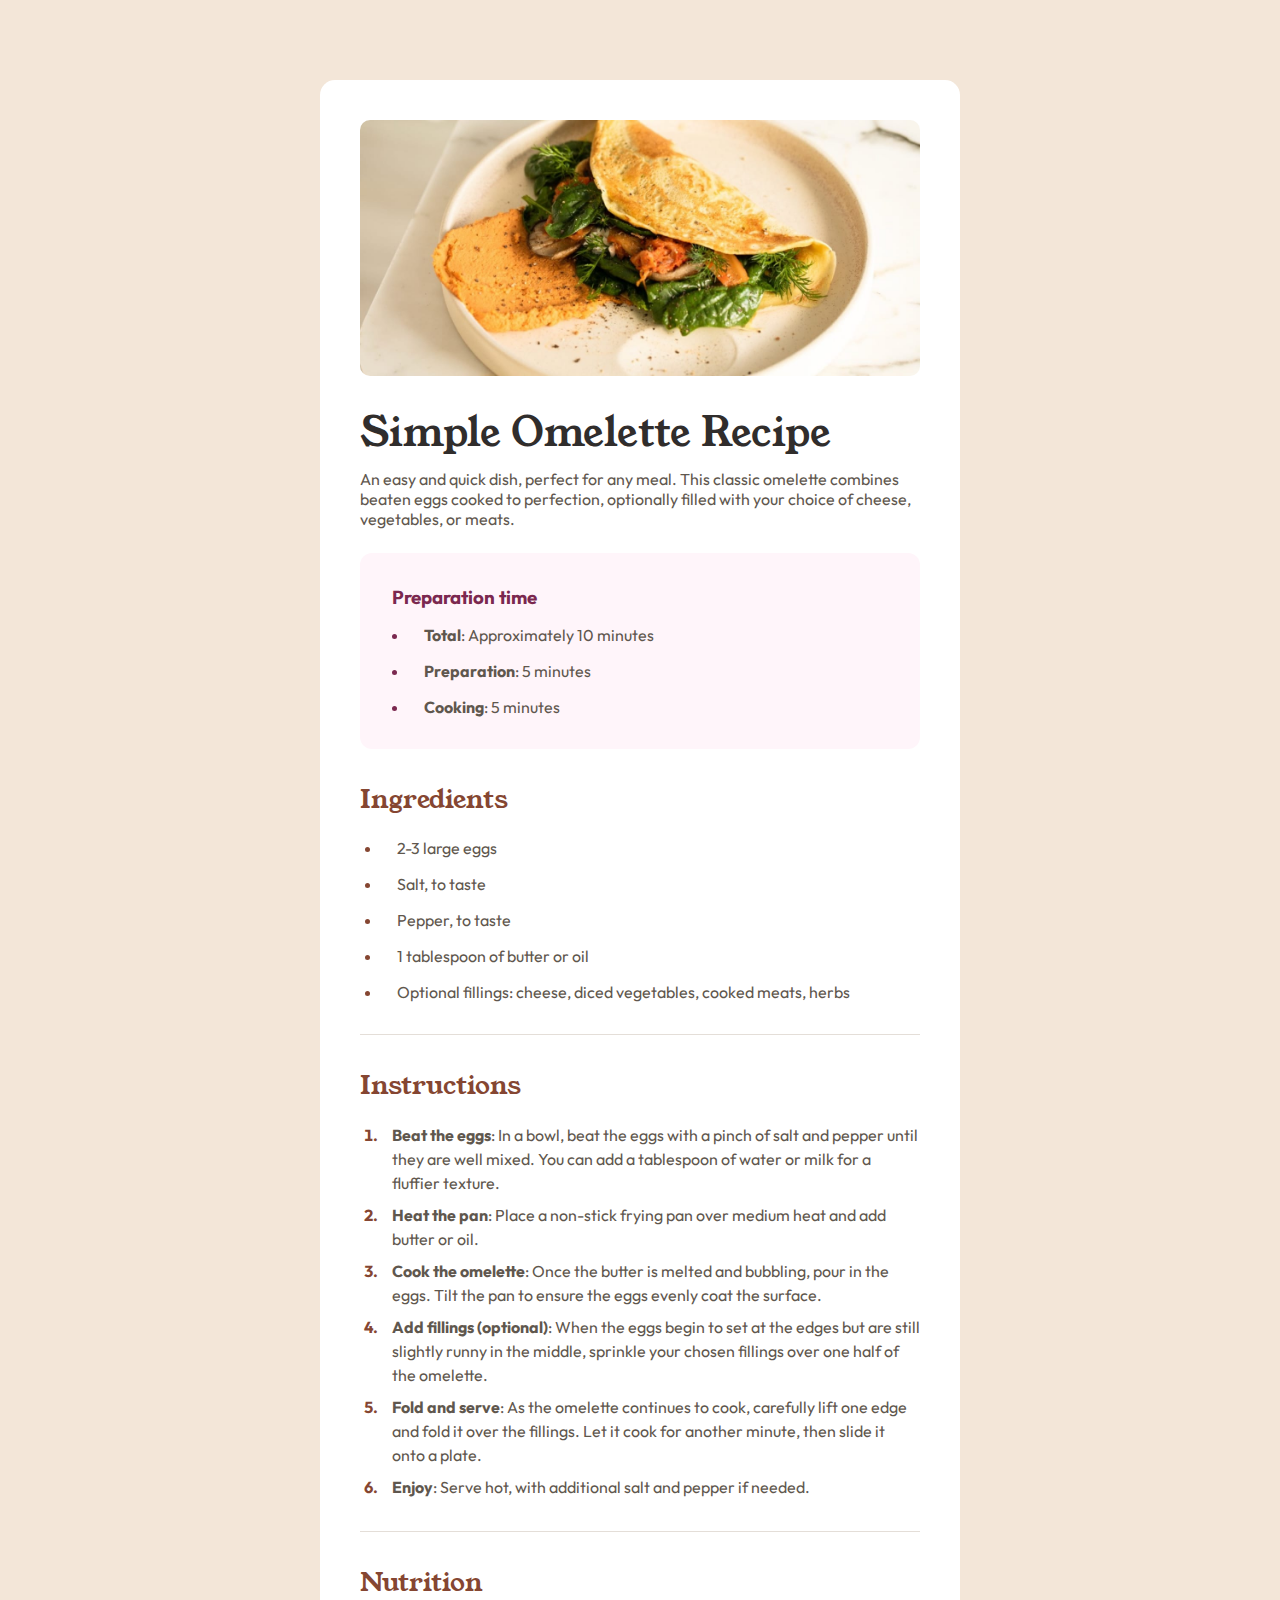
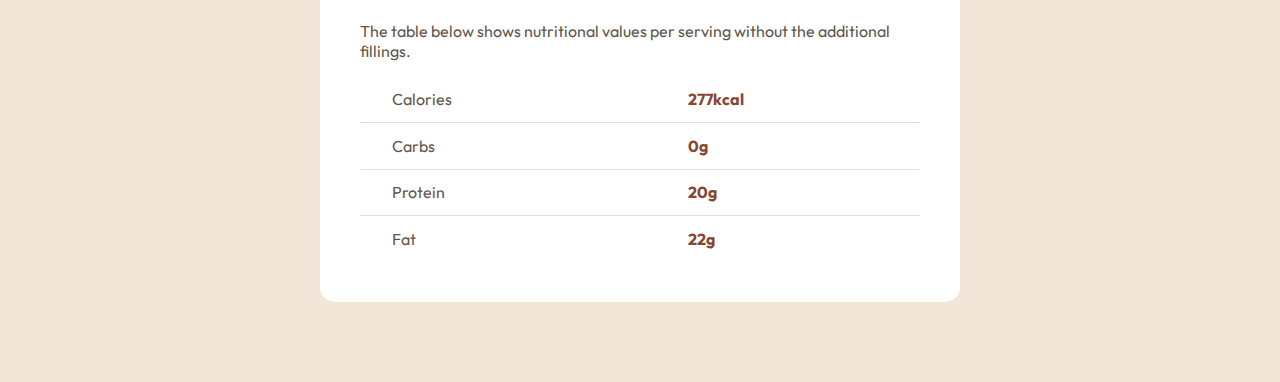
<file: index.html>
<!DOCTYPE html>
<html lang="en">
  <head>
    <meta charset="UTF-8" />
    <meta name="viewport" content="width=device-width, initial-scale=1.0" />
    <link
      rel="icon"
      type="image/png"
      sizes="32x32"
      href="./assets/images/favicon-32x32.png"
    />
    <link rel="stylesheet" href="style.css" />
    <title>Frontend Mentor | Recipe page</title>
  </head>
  <body>
    <div class="container">
      <img src="/assets/images/image-omelette.jpeg" alt="Omelette Image" />
      <div class="wrapper">
        <section id="intro">
          <h1>Simple Omelette Recipe</h1>
          <p>
            An easy and quick dish, perfect for any meal. This classic omelette
            combines beaten eggs cooked to perfection, optionally filled with
            your choice of cheese, vegetables, or meats.
          </p>

          <div class="prep">
            <h3>Preparation time</h3>
            <ul class="time-list">
              <li class="item"><b>Total</b>: Approximately 10 minutes</li>
              <li class="item"><b>Preparation</b>: 5 minutes</li>
              <li class="item"><b>Cooking</b>: 5 minutes</li>
            </ul>
          </div>
        </section>

        <section id="ingredients">
          <h2>Ingredients</h2>

          <ul class="list">
            <li class="item"><span>2-3 large eggs</span></li>
            <li class="item"><span>Salt, to taste</span></li>
            <li class="item"><span>Pepper, to taste</span></li>
            <li class="item"><span>1 tablespoon of butter or oil</span></li>
            <li class="item">
              <span
                >Optional fillings: cheese, diced vegetables, cooked meats,
                herbs</span
              >
            </li>
          </ul>
        </section>

        <hr />

        <section id="instructions">
          <h2>Instructions</h2>

          <ol class="list">
            <li class="item">
              <b>Beat the eggs</b>: In a bowl, beat the eggs with a pinch of
              salt and pepper until they are well mixed. You can add a
              tablespoon of water or milk for a fluffier texture.
            </li>
            <li class="item">
              <b>Heat the pan</b>: Place a non-stick frying pan over medium heat
              and add butter or oil.
            </li>
            <li class="item">
              <b>Cook the omelette</b>: Once the butter is melted and bubbling,
              pour in the eggs. Tilt the pan to ensure the eggs evenly coat the
              surface.
            </li>
            <li class="item">
              <b>Add fillings (optional)</b>: When the eggs begin to set at the
              edges but are still slightly runny in the middle, sprinkle your
              chosen fillings over one half of the omelette.
            </li>
            <li class="item">
              <b>Fold and serve</b>: As the omelette continues to cook,
              carefully lift one edge and fold it over the fillings. Let it cook
              for another minute, then slide it onto a plate.
            </li>
            <li class="item">
              <b>Enjoy</b>: Serve hot, with additional salt and pepper if
              needed.
            </li>
          </ol>
        </section>

        <hr />

        <section id="nutrition">
          <h2>Nutrition</h2>

          <p>
            The table below shows nutritional values per serving without the
            additional fillings.
          </p>

          <table>
            <tr>
              <td>Calories</td>
              <th>277kcal</th>
            </tr>
            <tr>
              <td>Carbs</td>
              <th>0g</th>
            </tr>
            <tr>
              <td>Protein</td>
              <th>20g</th>
            </tr>
            <tr>
              <td>Fat</td>
              <th>22g</th>
            </tr>
          </table>
        </section>
      </div>
    </div>
  </body>
</html>
</file>
<file: style.css>
@import url("https://fonts.googleapis.com/css2?family=Young+Serif&display=swap");

@import url("https://fonts.googleapis.com/css2?family=Outfit:wght@400;600;700&display=swap");

:root {
  --bg-dark: hsl(24, 5%, 18%);
  --bg-brown: hsl(30, 10%, 34%);
  --bg-pink: hsl(332, 51%, 32%);
  --bg-rose: hsl(330, 100%, 98%);
  --bg-nutmeg: hsl(14, 45%, 36%);
}

* {
  margin: 0;
  padding: 0;
  box-sizing: border-box;
}

body {
  background-color: hsl(30, 54%, 90%);
  max-width: 1440px;
  margin: 0 auto;
  display: flex;
  align-items: center;
  justify-content: center;
}

h1,
h2 {
  font-family: "Young Serif", sans-serif;
  font-weight: 400;
}

h3,
p,
table,
ul,
ol {
  font-family: "Outfit", sans-serif;
}

.container {
  margin: 5em 0;
  width: 50%;
  background-color: hsl(0, 0%, 100%);
  border-radius: 15px;
  padding: 2.5em;
}

.container img {
  width: 100%;
  margin-bottom: 1.5em;
  border-radius: 10px;
}

section p,
section ul,
ol {
  color: var(--bg-brown);
}

section h2 {
  font-size: 1.6em;
  color: var(--bg-nutmeg);
  margin-bottom: 0.8em;
}

#intro {
  margin-bottom: 2em;
}

#intro h1 {
  color: var(--bg-dark);
  font-size: 2.5em;
  margin-bottom: 0.2em;
}

#intro p {
  margin-bottom: 1.5em;
}

#intro .prep {
  padding: 2em;
  background-color: var(--bg-rose);
  border-radius: 12px;
}

.prep h3 {
  color: var(--bg-pink);
  margin-bottom: 0.8em;
}

section ul {
  list-style-position: inside;
}

section ul b {
  margin-left: 0.6em;
}

section ul li {
  margin-top: 1em;
}

#intro .time-list .item::marker {
  color: var(--bg-pink);
}

#ingredients .list {
  margin-left: 5px;
}

#ingredients .list .item::marker {
  color: var(--bg-nutmeg);
}

#ingredients .list .item span {
  margin-left: 0.6em;
}

#instructions .list {
  margin-left: 2em;
}

#instructions .list .item {
  line-height: 1.5;
  margin-top: 0.5em;
}

#instructions .list .item::marker {
  font-family: "Outfit", sans-serif;
  color: var(--bg-nutmeg);
  font-weight: 700;
  word-spacing: 0.7em;
}

hr {
  border: none;
  height: 1px;
  margin: 2em 0;
  background-color: hsl(30, 18%, 87%);
}

#nutrition table {
  margin-top: 1em;
  width: 100%;
  border-collapse: collapse;
}

#nutrition table tr {
  padding: 2em 0;
  border-bottom: 1px solid hsl(30, 18%, 87%);
}

td,
th {
  text-align: left;
  padding: 0.8em;
}

#nutrition table tr:last-of-type {
  border-bottom: none;
}

#nutrition table td {
  padding-left: 2em;
  color: var(--bg-brown);
}

#nutrition table th {
  color: var(--bg-nutmeg);
}

@media (max-width: 1145px) {
  .container {
    width: 90%;
  }
}

@media (max-width: 576px) {
  .container {
    margin: 0;
    width: 100%;
    border-radius: 0;
    padding: 0;
  }

  .container img {
    border-radius: 0;
    margin-bottom: 0;
  }

  .wrapper {
    padding: 2em;
  }

  #intro h1 {
    line-height: 1;
    margin-bottom: 0.5em;
    font-size: 2.2em;
  }
}
</file>
